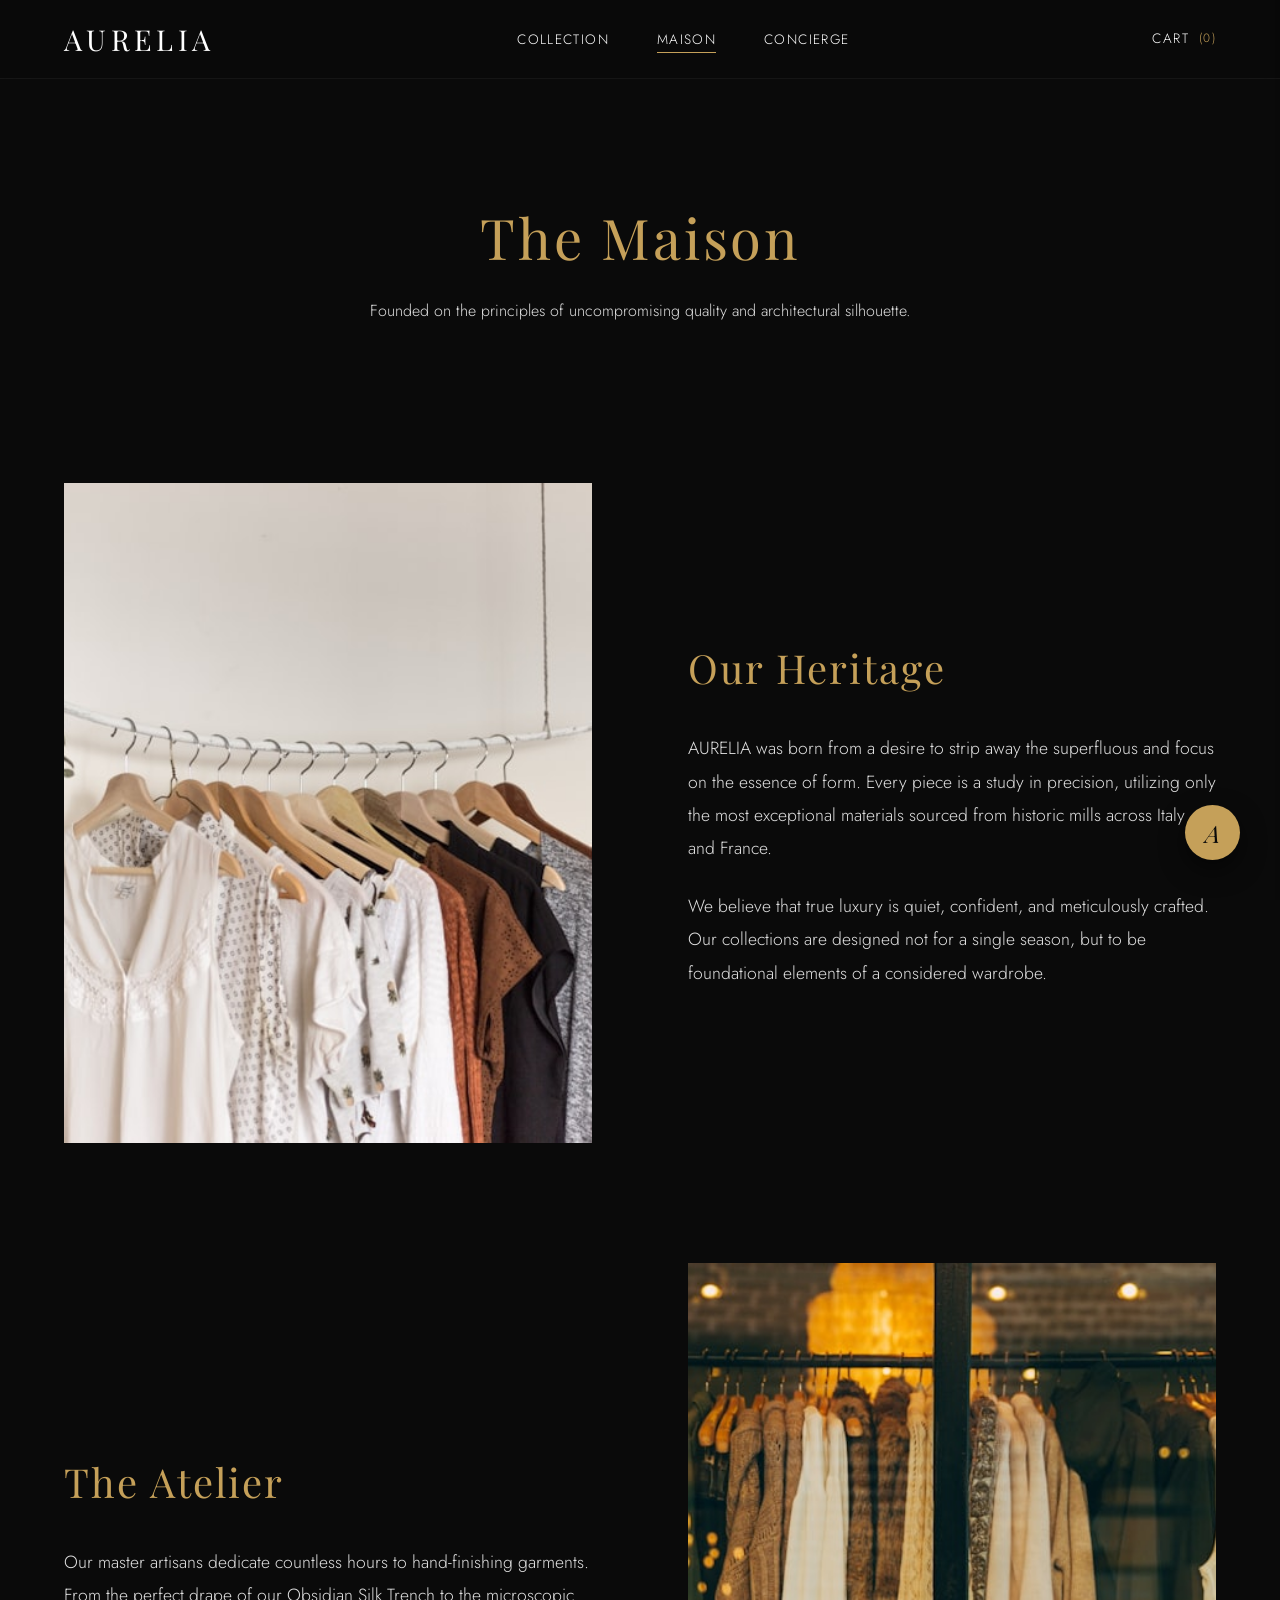
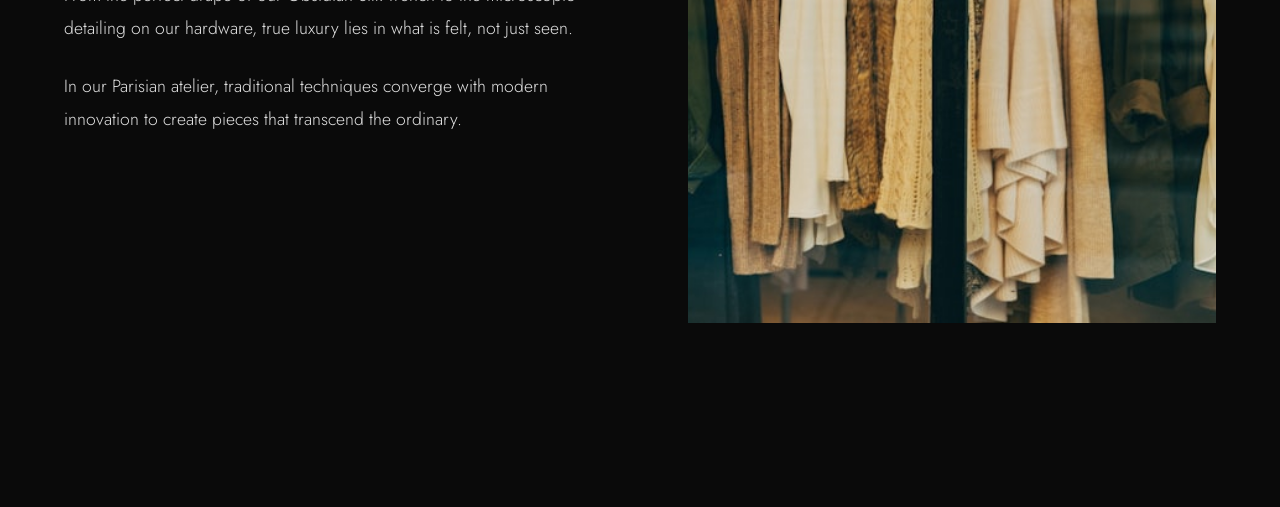
<file: templates/about.html>
<!DOCTYPE html>
<html lang="en">
<head>
    <meta charset="UTF-8">
    <meta name="viewport" content="width=device-width, initial-scale=1.0">
    <title>Maison | AURELIA</title>
    <meta name="description" content="Discover the story and heritage behind AURELIA luxury fashion.">
    <link rel="stylesheet" href="/static/style.css">
</head>
<body>

    <!-- Header -->
    <header id="main-header" class="scrolled"> <!-- Force scrolled state for inner pages if needed, or JS will handle -->
        <div class="logo"><a href="/">AURELIA</a></div>
        <nav>
            <ul>
                <li><a href="/">Collection</a></li>
                <li><a href="/about" class="active">Maison</a></li>
                <li><a href="/contact">Concierge</a></li>
            </ul>
        </nav>
        <div class="cart-icon" id="cart-icon">
            <span>Cart</span>
            <span id="cart-count">(0)</span>
        </div>
    </header>

    <!-- Slide-out Cart Drawer -->
    <div class="cart-drawer" id="cart-drawer">
        <div class="cart-header">
            <h3>Your Selection</h3>
            <span class="close-cart" id="close-cart">&times;</span>
        </div>
        <div class="cart-items" id="drawer-items"></div>
        <div class="cart-footer">
            <div class="cart-total">
                <span>Total</span>
                <span id="drawer-total">$0.00</span>
            </div>
            <a href="/checkout" class="btn btn-primary btn-checkout">Proceed to Checkout</a>
        </div>
    </div>

    <!-- Main Content -->
    <main>
        <section class="page-header">
            <h1>The Maison</h1>
            <p>Founded on the principles of uncompromising quality and architectural silhouette.</p>
        </section>

        <section class="container" style="padding-top: 0;">
            <div class="editorial-grid">
                <div class="editorial-image product-card fade-in">
                    <!-- Placeholder using a classy URL -->
                    <div class="product-image-container" style="aspect-ratio: 4/5;">
                        <img src="/static/images/about1.jpg" alt="Our Heritage" class="product-image">
                    </div>
                </div>
                <div class="editorial-text product-card fade-in" style="transition-delay: 0.2s;">
                    <h2>Our Heritage</h2>
                    <p>AURELIA was born from a desire to strip away the superfluous and focus on the essence of form. Every piece is a study in precision, utilizing only the most exceptional materials sourced from historic mills across Italy and France.</p>
                    <p>We believe that true luxury is quiet, confident, and meticulously crafted. Our collections are designed not for a single season, but to be foundational elements of a considered wardrobe.</p>
                </div>
            </div>

            <div class="editorial-grid reverse mt-4">
                <div class="editorial-image product-card fade-in">
                    <div class="product-image-container" style="aspect-ratio: 4/5;">
                        <img src="/static/images/about2.jpg" alt="The Atelier" class="product-image">
                    </div>
                </div>
                <div class="editorial-text product-card fade-in" style="transition-delay: 0.2s;">
                    <h2>The Atelier</h2>
                    <p>Our master artisans dedicate countless hours to hand-finishing garments. From the perfect drape of our Obsidian Silk Trench to the microscopic detailing on our hardware, true luxury lies in what is felt, not just seen.</p>
                    <p>In our Parisian atelier, traditional techniques converge with modern innovation to create pieces that transcend the ordinary.</p>
                </div>
            </div>
        </section>
    </main>

    <!-- Floating Chat Widget (Consistent across pages) -->
    <div class="chat-widget">
        <button class="chat-btn" id="chat-btn">A</button>
        <div class="chat-popup" id="chat-popup">
            <div class="chat-header">
                <h4>AURELIA Concierge</h4>
                <span class="close-chat" id="close-chat">&times;</span>
            </div>
            <div class="chat-messages" id="chat-messages">
                <div class="msg msg-bot">Welcome to AURELIA. How may we assist you with your luxury wardrobe today?</div>
            </div>
            <div class="chat-input-area">
                <input type="text" id="chat-input" placeholder="Ask about materials...">
                <button id="chat-send">Send</button>
            </div>
        </div>
    </div>

    <script src="/static/script.js"></script>
</body>
</html>
</file>
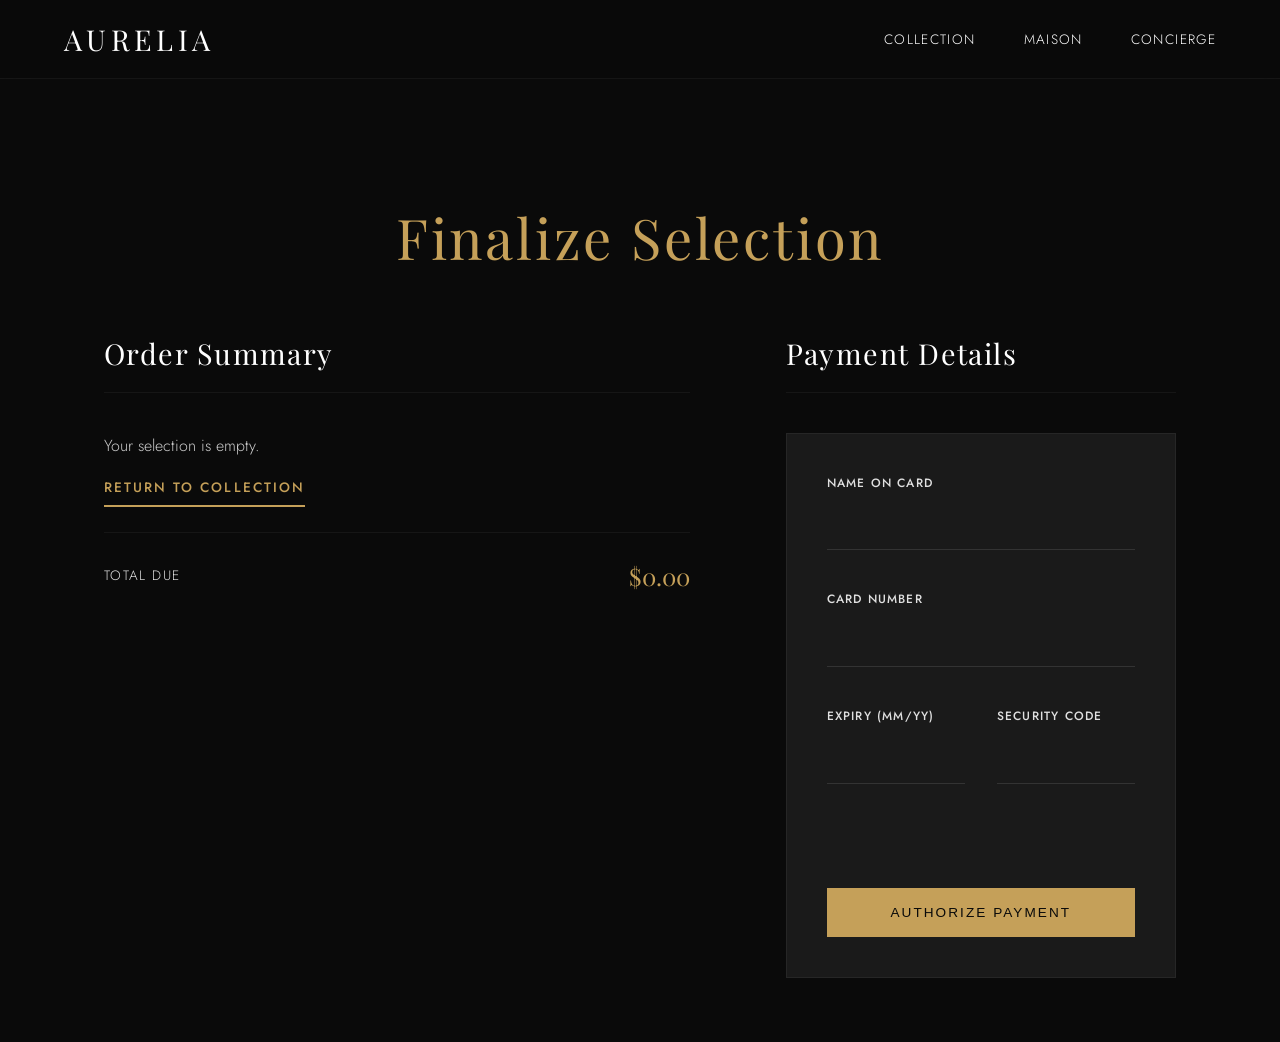
<file: templates/checkout.html>
<!DOCTYPE html>
<html lang="en">
<head>
    <meta charset="UTF-8">
    <meta name="viewport" content="width=device-width, initial-scale=1.0">
    <title>Checkout | AURELIA</title>
    <meta name="description" content="Complete your purchase securely.">
    <link rel="stylesheet" href="/static/style.css">
</head>
<body>

    <!-- Header -->
    <header id="main-header" class="scrolled">
        <div class="logo"><a href="/">AURELIA</a></div>
        <nav>
            <ul>
                <li><a href="/">Collection</a></li>
                <li><a href="/about">Maison</a></li>
                <li><a href="/contact">Concierge</a></li>
            </ul>
        </nav>
        <!-- No cart icon on checkout page to maintain a focused experience -->
    </header>

    <!-- Main Content -->
    <main>
        <section class="page-header" style="padding-bottom: 2rem;">
            <h1>Finalize Selection</h1>
        </section>

        <section class="container" style="padding-top: 0; max-width: 1200px;">
            <div class="checkout-container">
                
                <!-- Order Summary -->
                <div class="checkout-section fade-in">
                    <h3>Order Summary</h3>
                    <div id="checkout-items" style="margin-bottom: 2rem;">
                        <!-- Items injected by JS -->
                    </div>
                    
                    <div style="padding-top: 1.5rem; border-top: 1px solid var(--glass-border); display: flex; justify-content: space-between; align-items: center;">
                        <span style="font-family: var(--font-sans); text-transform: uppercase; letter-spacing: 0.1em; color: #e0e0e0; font-size: 0.85rem;">Total Due</span>
                        <span id="checkout-total" style="font-family: var(--font-serif); font-size: 1.5rem; color: var(--champagne-gold);">$0.00</span>
                    </div>
                </div>

                <!-- Payment Form -->
                <div class="checkout-section fade-in" style="transition-delay: 0.2s;">
                    <h3>Payment Details</h3>
                    <form id="payment-form" onsubmit="event.preventDefault();" style="background: var(--obsidian-light); padding: 2.5rem; border: 1px solid var(--glass-border);">
                        <div class="form-group">
                            <label for="cardName">Name on Card</label>
                            <input type="text" id="cardName" required>
                        </div>
                        <div class="form-group">
                            <label for="cardNumber">Card Number</label>
                            <input type="text" id="cardNumber" required>
                        </div>
                        <div style="display: grid; grid-template-columns: 1fr 1fr; gap: 2rem;">
                            <div class="form-group">
                                <label for="cardExpiry">Expiry (MM/YY)</label>
                                <input type="text" id="cardExpiry" required>
                            </div>
                            <div class="form-group">
                                <label for="cardCvv">Security Code</label>
                                <input type="text" id="cardCvv" required>
                            </div>
                        </div>
                        <div class="text-center mt-4">
                            <button id="checkout-btn" type="button" class="btn btn-primary" style="width: 100%;">Authorize Payment</button>
                        </div>
                    </form>
                </div>

            </div>
        </section>
    </main>

    <script src="/static/script.js"></script>
</body>
</html>
</file>
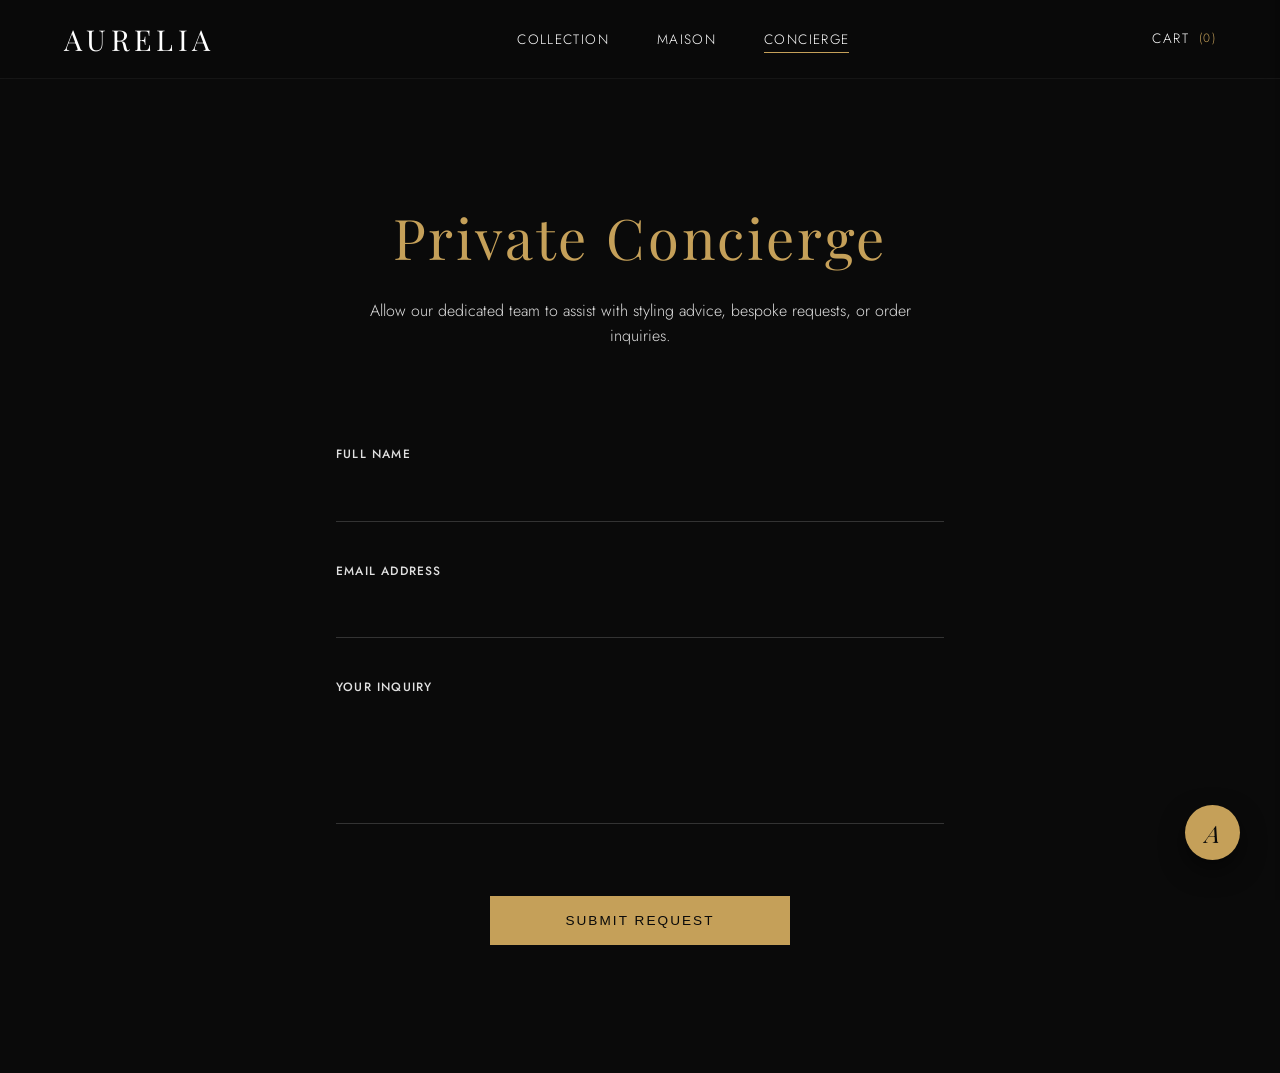
<file: templates/contact.html>
<!DOCTYPE html>
<html lang="en">
<head>
    <meta charset="UTF-8">
    <meta name="viewport" content="width=device-width, initial-scale=1.0">
    <title>Concierge | AURELIA</title>
    <meta name="description" content="Contact the AURELIA concierge team for personalized assistance.">
    <link rel="stylesheet" href="/static/style.css">
</head>
<body>

    <!-- Header -->
    <header id="main-header" class="scrolled">
        <div class="logo"><a href="/">AURELIA</a></div>
        <nav>
            <ul>
                <li><a href="/">Collection</a></li>
                <li><a href="/about">Maison</a></li>
                <li><a href="/contact" class="active">Concierge</a></li>
            </ul>
        </nav>
        <div class="cart-icon" id="cart-icon">
            <span>Cart</span>
            <span id="cart-count">(0)</span>
        </div>
    </header>

    <!-- Slide-out Cart Drawer -->
    <div class="cart-drawer" id="cart-drawer">
        <div class="cart-header">
            <h3>Your Selection</h3>
            <span class="close-cart" id="close-cart">&times;</span>
        </div>
        <div class="cart-items" id="drawer-items"></div>
        <div class="cart-footer">
            <div class="cart-total">
                <span>Total</span>
                <span id="drawer-total">$0.00</span>
            </div>
            <a href="/checkout" class="btn btn-primary btn-checkout">Proceed to Checkout</a>
        </div>
    </div>

    <!-- Main Content -->
    <main>
        <section class="page-header">
            <h1>Private Concierge</h1>
            <p>Allow our dedicated team to assist with styling advice, bespoke requests, or order inquiries.</p>
        </section>

        <section class="container" style="padding-top: 0; max-width: 800px;">
            <div class="product-card fade-in">
                <form id="contact-form" style="padding: 2rem;">
                    <div class="form-group">
                        <label for="name">Full Name</label>
                        <input type="text" id="name" required>
                    </div>
                    <div class="form-group">
                        <label for="email">Email Address</label>
                        <input type="email" id="email" required>
                    </div>
                    <div class="form-group">
                        <label for="message">Your Inquiry</label>
                        <textarea id="message" rows="4" required></textarea>
                    </div>
                    <div class="text-center mt-4">
                        <button type="submit" class="btn btn-primary" style="width: 100%; max-width: 300px;">Submit Request</button>
                    </div>
                    <p id="form-status" style="margin-top: 2rem; text-align: center; font-size: 0.9rem; letter-spacing: 0.05em;"></p>
                </form>
            </div>
        </section>
    </main>

    <!-- Floating Chat Widget -->
    <div class="chat-widget">
        <button class="chat-btn" id="chat-btn">A</button>
        <div class="chat-popup" id="chat-popup">
            <div class="chat-header">
                <h4>AURELIA Concierge</h4>
                <span class="close-chat" id="close-chat">&times;</span>
            </div>
            <div class="chat-messages" id="chat-messages">
                <div class="msg msg-bot">Welcome to AURELIA. How may we assist you with your luxury wardrobe today?</div>
            </div>
            <div class="chat-input-area">
                <input type="text" id="chat-input" placeholder="Ask about materials...">
                <button id="chat-send">Send</button>
            </div>
        </div>
    </div>

    <script src="/static/script.js"></script>
</body>
</html>
</file>
<file: static/style.css>
@import url('https://fonts.googleapis.com/css2?family=Jost:wght@300;400;500&family=Playfair+Display:ital,wght@0,400;0,600;1,400&display=swap');

:root {
  --obsidian: #0A0A0A;
  --obsidian-light: #1A1A1A;
  --champagne-gold: #C5A059;
  --champagne-gold-dim: rgba(197, 160, 89, 0.5);
  --pure-white: #FFFFFF;
  --glass-bg: rgba(10, 10, 10, 0.65);
  --glass-border: rgba(255, 255, 255, 0.05);
  
  --font-serif: 'Playfair Display', serif;
  --font-sans: 'Jost', sans-serif;
}

* {
  margin: 0;
  padding: 0;
  box-sizing: border-box;
}

body {
  font-family: var(--font-sans);
  background-color: var(--obsidian);
  color: var(--pure-white);
  line-height: 1.6;
  overflow-x: hidden;
  font-weight: 300;
  -webkit-font-smoothing: antialiased;
}

h1, h2, h3, h4, h5, h6 {
  font-family: var(--font-serif);
  font-weight: 400;
  letter-spacing: 0.05em;
}

a {
  text-decoration: none;
  color: var(--pure-white);
  transition: color 0.4s ease;
}

a:hover {
  color: var(--champagne-gold);
}

/* Glassmorphism Header */
header {
  position: fixed;
  top: 0;
  width: 100%;
  padding: 2rem 5%;
  display: flex;
  justify-content: space-between;
  align-items: center;
  background: transparent;
  transition: all 0.5s cubic-bezier(0.4, 0, 0.2, 1);
  z-index: 1000;
  border-bottom: 1px solid transparent;
}

header.scrolled {
  background: var(--glass-bg);
  backdrop-filter: blur(16px);
  -webkit-backdrop-filter: blur(16px);
  padding: 1rem 5%;
  border-bottom: 1px solid var(--glass-border);
}

.logo a {
  font-family: var(--font-serif);
  font-size: 1.8rem;
  letter-spacing: 0.15em;
  color: var(--pure-white);
  text-transform: uppercase;
}

.logo a:hover {
  color: var(--champagne-gold);
}

nav ul {
  list-style: none;
  display: flex;
  gap: 3rem;
}

nav a {
  font-size: 0.85rem;
  text-transform: uppercase;
  letter-spacing: 0.1em;
  position: relative;
  padding-bottom: 4px;
}

nav a::after {
  content: '';
  position: absolute;
  width: 0;
  height: 1px;
  bottom: 0;
  left: 0;
  background-color: var(--champagne-gold);
  transition: width 0.4s ease;
}

nav a:hover::after, nav a.active::after {
  width: 100%;
}

.cart-icon {
  cursor: pointer;
  display: flex;
  align-items: center;
  gap: 0.5rem;
  font-size: 0.85rem;
  text-transform: uppercase;
  letter-spacing: 0.1em;
  transition: color 0.4s ease;
}

.cart-icon:hover {
  color: var(--champagne-gold);
}

#cart-count {
  font-size: 0.75rem;
  color: var(--champagne-gold);
  margin-left: 2px;
}

/* Hero Section */
.hero {
  height: 100vh;
  display: flex;
  align-items: center;
  justify-content: center;
  text-align: center;
  position: relative;
  padding: 0 2rem;
  overflow: hidden;
}

/* Add a subtle dark gradient overlay if we want to ensure text legibility against potential images */
.hero::before {
  content: '';
  position: absolute;
  top: 0;
  left: 0;
  width: 100%;
  height: 100%;
  background: radial-gradient(circle at center, transparent 0%, var(--obsidian) 100%);
  z-index: -1;
}

.hero-content {
  max-width: 800px;
  animation: fadeUp 1.5s cubic-bezier(0.16, 1, 0.3, 1) forwards;
  opacity: 0;
  transform: translateY(30px);
}

@keyframes fadeUp {
  to {
    opacity: 1;
    transform: translateY(0);
  }
}

.hero-subtitle {
  font-size: 0.85rem;
  text-transform: uppercase;
  letter-spacing: 0.2em;
  color: var(--champagne-gold);
  margin-bottom: 1.5rem;
  display: block;
}

.hero h1 {
  font-size: clamp(3rem, 6vw, 5.5rem);
  line-height: 1.1;
  margin-bottom: 2rem;
  color: var(--pure-white);
}

.hero p {
  font-size: 1.1rem;
  color: #a0a0a0;
  max-width: 500px;
  margin: 0 auto 3rem;
  line-height: 1.8;
}

/* Buttons */
.btn {
  display: inline-block;
  padding: 1rem 2.5rem;
  font-size: 0.85rem;
  text-transform: uppercase;
  letter-spacing: 0.15em;
  cursor: pointer;
  transition: all 0.4s ease;
  border: 1px solid transparent;
  background: transparent;
}

.btn-primary {
  background: var(--champagne-gold);
  color: var(--obsidian);
  font-weight: 500;
  border: 1px solid var(--champagne-gold);
}

.btn-primary:hover {
  background: transparent;
  color: var(--champagne-gold);
}

.btn-outline {
  border: 1px solid var(--pure-white);
  color: var(--pure-white);
  font-weight: 500;
}

.btn-outline:hover {
  background: var(--pure-white);
  color: var(--obsidian);
}

.btn-text {
  padding: 0.5rem 0;
  border-bottom: 2px solid var(--champagne-gold);
  color: var(--pure-white);
  font-size: 0.85rem;
  font-weight: 500;
  text-transform: uppercase;
  letter-spacing: 0.15em;
  transition: all 0.3s ease;
}

.btn-text:hover {
  border-bottom-color: var(--pure-white);
  color: var(--champagne-gold);
}

/* Main Content Area */
main {
  min-height: 80vh;
}

.page-header {
  padding: 12rem 2rem 4rem;
  text-align: center;
}

.page-header h1 {
  font-size: 3.5rem;
  color: var(--champagne-gold);
  margin-bottom: 1rem;
}

.page-header p {
  color: #e0e0e0;
  max-width: 600px;
  margin: 0 auto;
}

.container {
  max-width: 1400px;
  margin: 0 auto;
  padding: 4rem 5%;
}

/* Products Grid */
.products-grid {
  display: grid;
  grid-template-columns: repeat(auto-fill, minmax(300px, 1fr));
  gap: 4rem 2rem;
  margin-top: 2rem;
}

.product-card {
  opacity: 0;
  transform: translateY(30px);
  transition: transform 0.6s cubic-bezier(0.16, 1, 0.3, 1), opacity 0.6s ease;
}

.product-card.fade-in {
  opacity: 1;
  transform: translateY(0);
}

.product-image-container {
  overflow: hidden;
  position: relative;
  margin-bottom: 1.5rem;
  background: var(--obsidian-light);
  aspect-ratio: 3 / 4;
}

.product-image {
  width: 100%;
  height: 100%;
  object-fit: cover;
  transition: transform 0.8s cubic-bezier(0.16, 1, 0.3, 1);
}

.product-card:hover .product-image {
  transform: scale(1.05);
}

.product-info {
  display: flex;
  flex-direction: column;
  align-items: flex-start;
}

.product-title {
  font-family: var(--font-sans);
  font-size: 0.95rem;
  text-transform: uppercase;
  letter-spacing: 0.1em;
  margin-bottom: 0.5rem;
  color: var(--pure-white);
}

.product-price {
  font-size: 0.9rem;
  color: #e0e0e0;
  margin-bottom: 1.2rem;
}

/* Editorial Layouts */
.editorial-grid {
  display: grid;
  grid-template-columns: 1fr 1fr;
  gap: 6rem;
  align-items: center;
  margin: 6rem 0;
}

.editorial-grid.reverse .editorial-text {
  order: -1;
}

.editorial-text h2 {
  font-size: 2.5rem;
  color: var(--champagne-gold);
  margin-bottom: 2rem;
}

.editorial-text p {
  color: #e0e0e0;
  font-size: 1.1rem;
  margin-bottom: 1.5rem;
  line-height: 1.9;
}

/* Slide-out Cart Drawer */
.cart-drawer {
  position: fixed;
  top: 0;
  right: -500px;
  width: 100%;
  max-width: 450px;
  height: 100vh;
  background: var(--obsidian);
  border-left: 1px solid var(--glass-border);
  z-index: 1001;
  transition: right 0.6s cubic-bezier(0.16, 1, 0.3, 1);
  padding: 3rem 2.5rem;
  display: flex;
  flex-direction: column;
  box-shadow: -10px 0 30px rgba(0,0,0,0.5);
}

.cart-drawer.open {
  right: 0;
}

.cart-header {
  display: flex;
  justify-content: space-between;
  align-items: center;
  margin-bottom: 3rem;
  padding-bottom: 1.5rem;
  border-bottom: 1px solid var(--glass-border);
}

.cart-header h3 {
  font-size: 1.5rem;
  color: var(--champagne-gold);
}

.close-cart {
  cursor: pointer;
  font-size: 2rem;
  line-height: 1;
  color: #aaa;
  transition: color 0.3s;
}

.close-cart:hover {
  color: var(--pure-white);
}

.cart-items {
  flex-grow: 1;
  overflow-y: auto;
  padding-right: 1rem;
}

/* Scrollbar styling for cart */
.cart-items::-webkit-scrollbar {
  width: 4px;
}
.cart-items::-webkit-scrollbar-track {
  background: transparent;
}
.cart-items::-webkit-scrollbar-thumb {
  background: #333;
}

.cart-item {
  display: flex;
  justify-content: space-between;
  align-items: center;
  margin-bottom: 2rem;
}

.cart-item-details h4 {
  font-family: var(--font-sans);
  font-size: 0.9rem;
  text-transform: uppercase;
  letter-spacing: 0.05em;
  margin-bottom: 0.3rem;
}

.cart-item-details p {
  color: #ccc;
  font-size: 0.85rem;
}

.remove-item {
  background: none;
  border: none;
  color: #aaa;
  font-size: 0.8rem;
  text-transform: uppercase;
  letter-spacing: 0.1em;
  cursor: pointer;
  transition: color 0.3s;
}

.remove-item:hover {
  color: #ff4444;
}

.cart-footer {
  margin-top: 2rem;
  padding-top: 2rem;
  border-top: 1px solid var(--glass-border);
}

.cart-total {
  display: flex;
  justify-content: space-between;
  font-size: 1.1rem;
  margin-bottom: 2rem;
  font-family: var(--font-serif);
}

.btn-checkout {
  width: 100%;
  text-align: center;
}

/* Floating Chat Widget */
.chat-widget {
  position: fixed;
  bottom: 2.5rem;
  right: 2.5rem;
  z-index: 1000;
}

.chat-btn {
  width: 55px;
  height: 55px;
  border-radius: 50%;
  background: var(--champagne-gold);
  color: var(--obsidian);
  display: flex;
  justify-content: center;
  align-items: center;
  font-family: var(--font-serif);
  font-style: italic;
  font-size: 1.5rem;
  cursor: pointer;
  box-shadow: 0 10px 25px rgba(0,0,0,0.5);
  border: none;
  transition: transform 0.4s cubic-bezier(0.16, 1, 0.3, 1);
}

.chat-btn:hover {
  transform: scale(1.08);
}

.chat-popup {
  position: absolute;
  bottom: 75px;
  right: 0;
  width: 340px;
  background: var(--obsidian-light);
  border: 1px solid var(--glass-border);
  box-shadow: 0 15px 40px rgba(0,0,0,0.6);
  display: none;
  flex-direction: column;
  overflow: hidden;
  opacity: 0;
  transform: translateY(10px);
  transition: opacity 0.4s ease, transform 0.4s ease;
}

.chat-popup.open {
  display: flex;
  opacity: 1;
  transform: translateY(0);
}

.chat-header {
  background: rgba(0,0,0,0.3);
  padding: 1.5rem;
  border-bottom: 1px solid var(--glass-border);
  display: flex;
  justify-content: space-between;
  align-items: center;
}

.chat-header h4 {
  color: var(--champagne-gold);
  font-size: 1.1rem;
}

.close-chat {
  cursor: pointer;
  color: #ccc;
  transition: color 0.3s;
}

.close-chat:hover {
  color: var(--pure-white);
}

.chat-messages {
  height: 300px;
  padding: 1.5rem;
  overflow-y: auto;
  display: flex;
  flex-direction: column;
  gap: 1.2rem;
}

.chat-messages::-webkit-scrollbar {
  width: 4px;
}
.chat-messages::-webkit-scrollbar-thumb {
  background: #333;
}

.msg {
  padding: 0.8rem 1.2rem;
  font-size: 0.85rem;
  line-height: 1.5;
  max-width: 85%;
}

.msg-bot {
  background: transparent;
  border-left: 1px solid var(--champagne-gold);
  color: #ccc;
  align-self: flex-start;
}

.msg-user {
  background: #222;
  color: var(--pure-white);
  align-self: flex-end;
}

.chat-input-area {
  display: flex;
  border-top: 1px solid var(--glass-border);
  background: rgba(0,0,0,0.2);
}

.chat-input-area input {
  flex-grow: 1;
  padding: 1.2rem;
  background: transparent;
  border: none;
  color: white;
  outline: none;
  font-family: var(--font-sans);
  font-size: 0.85rem;
}

.chat-input-area button {
  padding: 0 1.5rem;
  background: transparent;
  color: var(--champagne-gold);
  text-transform: uppercase;
  font-size: 0.75rem;
  letter-spacing: 0.1em;
  border: none;
  cursor: pointer;
  transition: color 0.3s;
}

.chat-input-area button:hover {
  color: var(--pure-white);
}

/* Forms */
.form-group {
  margin-bottom: 2.5rem;
  position: relative;
}

.form-group label {
  display: block;
  margin-bottom: 0.5rem;
  color: #e0e0e0;
  font-size: 0.75rem;
  font-weight: 500;
  text-transform: uppercase;
  letter-spacing: 0.1em;
  transition: color 0.3s;
}

.form-group input, .form-group textarea {
  width: 100%;
  padding: 0.8rem 0;
  background: transparent;
  border: none;
  border-bottom: 1px solid #333;
  color: var(--pure-white);
  font-family: var(--font-sans);
  font-size: 1rem;
  transition: border-color 0.3s;
  resize: none;
}

.form-group input:focus, .form-group textarea:focus {
  outline: none;
  border-color: var(--champagne-gold);
}

.form-group input:focus + label, .form-group textarea:focus + label {
  color: var(--champagne-gold);
}

/* Checkout specific */
.checkout-container {
  display: grid;
  grid-template-columns: 1.2fr 0.8fr;
  gap: 6rem;
}

.checkout-section h3 {
  font-family: var(--font-serif);
  font-size: 1.8rem;
  color: var(--pure-white);
  margin-bottom: 2.5rem;
  padding-bottom: 1rem;
  border-bottom: 1px solid var(--glass-border);
}

.checkout-summary-item {
  display: flex;
  justify-content: space-between;
  align-items: center;
  padding: 1.5rem 0;
  border-bottom: 1px solid #222;
}

.checkout-summary-item span {
  font-size: 0.95rem;
  color: #e0e0e0;
}

/* Utilities */
.text-center { text-align: center; }
.mb-4 { margin-bottom: 4rem; }
.mt-4 { margin-top: 4rem; }

/* Responsive */
@media (max-width: 900px) {
  nav ul {
    display: none; 
  }
  .editorial-grid {
    grid-template-columns: 1fr;
    gap: 3rem;
  }
  .editorial-text {
    order: 0 !important;
  }
  .checkout-container {
    grid-template-columns: 1fr;
    gap: 4rem;
  }
}
</file>
